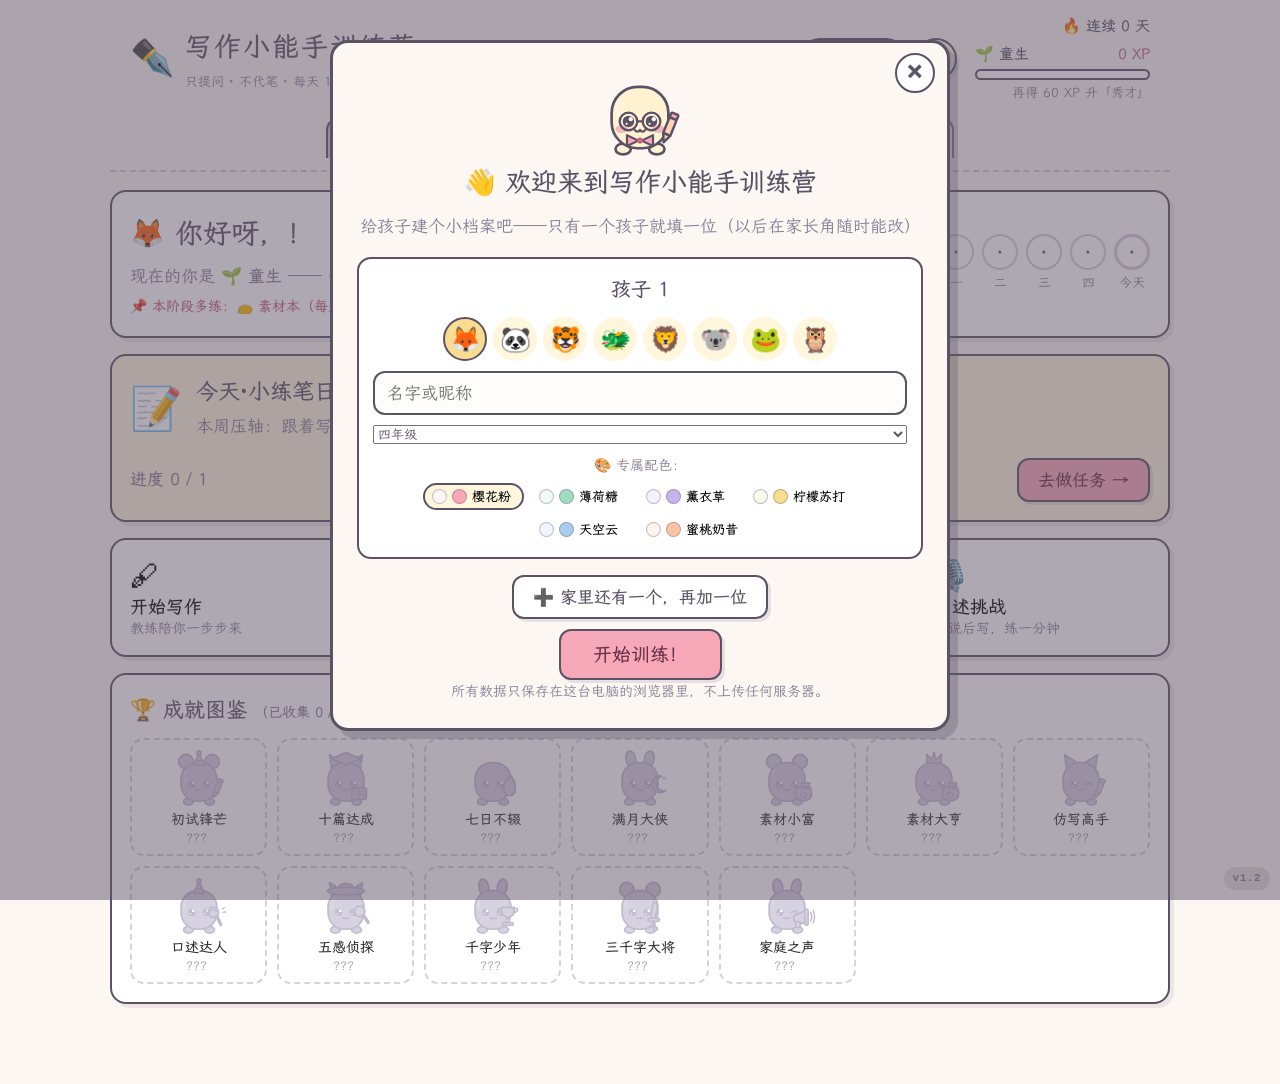
<file: index.html>
<!DOCTYPE html>
<html lang="zh-CN">
<head>
<meta charset="UTF-8">
<meta name="viewport" content="width=device-width, initial-scale=1">
<meta name="theme-color" content="#FAF6EF">
<title>写作小能手训练营</title>
<link rel="stylesheet" href="style.css">
<link rel="manifest" href="manifest.json">
<link rel="icon" type="image/png" href="icons/icon-192.png">
<link rel="apple-touch-icon" href="icons/apple-touch-icon.png">
<meta name="mobile-web-app-capable" content="yes">
<meta name="apple-mobile-web-app-capable" content="yes">
<meta name="apple-mobile-web-app-status-bar-style" content="default">
<meta name="apple-mobile-web-app-title" content="写作小能手">
</head>
<body>
<header id="topbar"></header>
<nav id="tabs"></nav>
<main id="main"></main>
<div id="fx"></div>
<div id="toast"></div>
<div id="modal-root"></div>
<script src="js/data.js"></script>
<script src="js/app.js"></script>
</body>
</html>
</file>
<file: style.css>
/* 写作小能手训练营 · 样式（马卡龙色系 + 霞鹜文楷 + 大字号） */

/* 内嵌的开源楷体「霞鹜文楷」(SIL OFL 1.1, https://github.com/lxgw/LxgwWenKai) */
@font-face {
  font-family: 'LXGW WenKai';
  src: url('fonts/LXGWWenKai-Regular.woff2') format('woff2');
  font-weight: 400;
  font-display: swap;
}
@font-face {
  font-family: 'LXGW WenKai';
  src: url('fonts/LXGWWenKai-Medium.woff2') format('woff2');
  font-weight: 500 900;
  font-display: swap;
}

:root {
  --paper: #FDF7F3;          /* 奶油纸 */
  --ink: #5C5266;            /* 梅紫灰 */
  --ink-soft: #8A7F96;
  --accent: #F7A8B8;         /* 樱花粉 */
  --accent-deep: #C9647F;
  --gold: #F9DC8F;           /* 柠檬奶黄 */
  --jade: #A8DCC9;           /* 薄荷 */
  --jade-deep: #4E9C82;
  --lav: #CFC4E8;            /* 薰衣草 */
  --peach: #FFD3B8;          /* 蜜桃 */
  --sky: #C9E0F5;            /* 天空 */
  --card: #FFFFFF;
  --danger: #C75B5B;
  --shadow: 4px 4px 0 rgba(120, 100, 130, 0.12);
  --blush: #FDECF0;          /* 高亮底（悬停/点亮） */
  --cream: #FFF6DE;          /* 奶油底（任务卡/标签/庆祝） */
  --ok: #E8F5EE;             /* 完成底 */
  --qbg: #FDF1F5;            /* 问答/卡片底 */
  --notebg: #EFEAFA;         /* 家长角底 */
  --tipbg: #EAF1FB;          /* 建议底 */
  --focus: rgba(247, 168, 184, .45);
  --btnpt: #6B3049;          /* 主按钮文字色 */
}

/* ===== 马卡龙主题（html[data-theme]，跟随当前孩子） ===== */
html[data-theme="mint"] {
  --paper: #F0F9F3; --ink: #3F5C50; --ink-soft: #7A968A;
  --accent: #9FDCC0; --accent-deep: #3E8E6F; --gold: #F5E6A8;
  --jade: #A8DCC9; --jade-deep: #3E8E6F; --lav: #CFE6DC; --peach: #FFE0CC; --sky: #CBE7F0;
  --blush: #E4F6EC; --cream: #EDF9F0; --ok: #E4F6EC; --qbg: #ECF8F1; --notebg: #E9F6EE; --tipbg: #E9F4F5;
  --focus: rgba(120, 200, 165, .45); --btnpt: #2F6B52;
}
html[data-theme="lavender"] {
  --paper: #F5F2FB; --ink: #564E6E; --ink-soft: #8B82A6;
  --accent: #C4B5EC; --accent-deep: #7A5FBF; --gold: #F3E3A9;
  --jade: #BFE3D2; --jade-deep: #55917B; --lav: #D6CCEF; --peach: #FFDCC6; --sky: #CFE0F5;
  --blush: #EFEBFA; --cream: #F6F1FE; --ok: #E7F3EA; --qbg: #F2EFFB; --notebg: #EFEBFA; --tipbg: #E9EDF9;
  --focus: rgba(196, 181, 236, .5); --btnpt: #4A3A78;
}
html[data-theme="lemon"] {
  --paper: #FCF9EC; --ink: #6E5F3A; --ink-soft: #A0946A;
  --accent: #F5DE8C; --accent-deep: #B08A2E; --gold: #F9E6A0;
  --jade: #BFE3C8; --jade-deep: #5B9469; --lav: #E4DDEF; --peach: #FFE3C4; --sky: #D3E7F3;
  --blush: #FBF3D9; --cream: #FFF8DF; --ok: #EDF6E4; --qbg: #FCF7E3; --notebg: #F7F3E2; --tipbg: #EDF4EF;
  --focus: rgba(240, 210, 120, .5); --btnpt: #6B5313;
}
html[data-theme="sky"] {
  --paper: #F0F5FB; --ink: #46566B; --ink-soft: #7C8CA0;
  --accent: #A9CDF0; --accent-deep: #4C7DBE; --gold: #F5E4A8;
  --jade: #B5DFCB; --jade-deep: #4F927B; --lav: #CFD9F0; --peach: #FFDFC9; --sky: #C9E0F5;
  --blush: #E7F0FA; --cream: #EAF3FC; --ok: #E6F4EC; --qbg: #EFF5FB; --notebg: #EBF1F9; --tipbg: #E9F2FA;
  --focus: rgba(169, 205, 240, .5); --btnpt: #2E5891;
}
html[data-theme="peach"] {
  --paper: #FCF4EF; --ink: #6B5450; --ink-soft: #A18A85;
  --accent: #FFC3A8; --accent-deep: #C97B5A; --gold: #F9E2B8;
  --jade: #C0E3CE; --jade-deep: #55947A; --lav: #E0D4EF; --peach: #FFD3B8; --sky: #CFE4F2;
  --blush: #FDEEE5; --cream: #FFF2E8; --ok: #EAF5EA; --qbg: #FDF1EA; --notebg: #F9EFE9; --tipbg: #EFF3F7;
  --focus: rgba(255, 195, 168, .45); --btnpt: #8A4A2E;
}
* { box-sizing: border-box; margin: 0; padding: 0; }
html { scroll-behavior: smooth; }
body {
  background: var(--paper);
  color: var(--ink);
  font-family: 'LXGW WenKai', 'Kaiti SC', 'STKaiti', 'KaiTi', 'PingFang SC', 'Microsoft YaHei', 'Noto Sans SC', sans-serif;
  font-size: 17px;
  line-height: 1.7;
  min-height: 100vh;
  -webkit-font-smoothing: antialiased;
  text-rendering: optimizeLegibility;
}
button { font-family: inherit; cursor: pointer; }
input, textarea, select { font-family: inherit; color: var(--ink); }
.muted { color: var(--ink-soft); }
.small { font-size: 14px; }
.center { text-align: center; }

/* ===== 顶栏 ===== */
#topbar {
  display: flex; align-items: center; gap: 18px; flex-wrap: wrap;
  max-width: 1060px; margin: 0 auto; padding: 14px 20px 10px;
}
.brand { display: flex; align-items: center; gap: 10px; }
.logo { font-size: 36px; }
.brand-name {
  font-size: 27px; font-weight: 700; letter-spacing: 2px;
}
.brand-sub { font-size: 13px; color: var(--ink-soft); }
.kids { display: flex; flex-wrap: wrap; justify-content: flex-end; gap: 8px; margin-left: auto; }
.kid-btn {
  display: flex; align-items: center; gap: 6px;
  border: 2px solid var(--ink); border-radius: 999px;
  background: #fff; padding: 6px 15px 6px 9px;
  font-size: 16px; font-weight: 600; box-shadow: 3px 3px 0 rgba(120,100,130,.12);
}
.kid-btn .av { font-size: 21px; }
.kid-btn.on { background: var(--gold); }
.status { display: flex; flex-direction: column; align-items: flex-end; gap: 2px; min-width: 175px; }
.streak { font-weight: 700; font-size: 15px; }
.rankline { display: flex; justify-content: space-between; width: 100%; font-size: 15px; font-weight: 700; }
.xptxt { color: var(--accent-deep); }
.xpbar {
  width: 100%; height: 11px; border: 2px solid var(--ink);
  border-radius: 999px; background: #fff; overflow: hidden;
}
.xpbar i { display: block; height: 100%; background: linear-gradient(90deg, var(--accent), var(--peach)); }
.nextup { font-size: 13px; color: var(--ink-soft); }

/* ===== 导航 ===== */
#tabs {
  display: flex; gap: 8px; flex-wrap: wrap; justify-content: center;
  max-width: 1060px; margin: 4px auto 0; padding: 0 20px 12px;
  border-bottom: 2px dashed rgba(120,100,130,.3);
}
.tab {
  border: 2px solid var(--ink); border-radius: 12px 12px 0 0;
  background: #fff; padding: 9px 19px; font-size: 17px; font-weight: 700;
  border-bottom: none; opacity: .75;
}
.tab.on { background: var(--lav); color: var(--ink); opacity: 1; }

/* ===== 主体 ===== */
#main { padding: 18px 20px 80px; }
.wrap { max-width: 1060px; margin: 0 auto; display: flex; flex-direction: column; gap: 16px; }
.card {
  background: var(--card); border: 2px solid var(--ink); border-radius: 16px;
  box-shadow: var(--shadow); padding: 18px;
}
.sec-t { font-size: 21px; margin-bottom: 10px; }
h2 { margin-bottom: 8px; }

/* ===== 今日页 ===== */
.hero { display: flex; gap: 16px; align-items: center; justify-content: space-between; flex-wrap: wrap; }
.hero h1 { font-size: 28px; margin-bottom: 4px; }
.week-strip { display: flex; gap: 8px; }
.wk-day { display: flex; flex-direction: column; align-items: center; gap: 2px; }
.wk-dot {
  width: 36px; height: 36px; border-radius: 50%;
  border: 2px solid rgba(120,100,130,.3); background: #fff;
  display: flex; align-items: center; justify-content: center; font-size: 16px;
}
.wk-dot.on { border-color: var(--accent-deep); background: var(--blush); }
.wk-day.today .wk-dot { border-width: 3px; }
.wk-label { font-size: 13px; color: var(--ink-soft); }

.mission { background: var(--cream); }
.mission.done { background: var(--ok); }
.m-head { display: flex; gap: 14px; align-items: flex-start; }
.m-emoji { font-size: 42px; }
.m-title { font-size: 22px; font-weight: 800; }
.done-stamp { color: var(--jade-deep); font-size: 16px; }
.m-desc { color: var(--ink-soft); font-size: 17px; }
.m-foot { display: flex; align-items: center; gap: 14px; margin-top: 12px; flex-wrap: wrap; }
.m-progress { font-weight: 700; color: var(--ink-soft); margin-right: auto; font-size: 17px; }

.quick3 { display: grid; grid-template-columns: repeat(auto-fit, minmax(210px, 1fr)); gap: 12px; }
.quick { display: flex; flex-direction: column; gap: 2px; align-items: flex-start; text-align: left; }
.quick:hover { transform: translate(-1px, -1px); box-shadow: 5px 5px 0 rgba(120,100,130,.15); }
.q-emoji { font-size: 30px; }
.q-t { font-size: 18px; font-weight: 800; }
.q-d { font-size: 14px; color: var(--ink-soft); }

/* ===== 成就图鉴（收集卡片墙） ===== */
.ach-grid { display: grid; grid-template-columns: repeat(auto-fill, minmax(122px, 1fr)); gap: 10px; }
.ach-card {
  display: flex; flex-direction: column; align-items: center; gap: 3px;
  border: 2px dashed rgba(120,100,130,.35); border-radius: 14px;
  background: #fff; padding: 10px 6px 9px; opacity: .82;
}
.ach-card .ach-mascot { line-height: 0; }
.ach-name { font-size: 14px; font-weight: 800; }
.ach-sub { font-size: 12px; color: var(--ink-soft); }
.ach-card.owned {
  border: 2.5px solid var(--ink); background: var(--cream);
  box-shadow: 3px 3px 0 rgba(120,100,130,.16); opacity: 1;
  position: relative; overflow: hidden;
}
.ach-card.owned:hover { transform: translate(-1px, -1px); box-shadow: 4px 4px 0 rgba(120,100,130,.2); }
.ach-card.owned::after {   /* 收集卡亮闪闪 */
  content: ''; position: absolute; top: -60%; left: -80%; width: 45%; height: 220%;
  background: linear-gradient(105deg, transparent, rgba(255,255,255,.6), transparent);
  transform: rotate(10deg); animation: achshine 3.4s ease-in-out infinite;
}
@keyframes achshine { 0%, 55% { left: -80%; } 100% { left: 135%; } }
.ach-pop { display: flex; justify-content: center; margin: 6px 0 10px; animation: achpop .55s cubic-bezier(.2, 1.6, .4, 1); }
@keyframes achpop { 0% { transform: scale(.3) rotate(-8deg); } 100% { transform: scale(1) rotate(0); } }
.ach-char { font-size: 17px; font-weight: 700; color: var(--accent-deep); }
.ach-date { font-weight: 700; color: var(--jade-deep); }

/* ===== 卡通吉祥物 ===== */
.mascot { display: inline-block; vertical-align: middle; }
.coach-mascot { display: flex; justify-content: center; margin-bottom: 4px; }
.enc-mascot { flex: none; display: inline-flex; }
.empty-mascot { display: flex; justify-content: center; margin: 8px 0 10px; }
.ob-mascot { display: flex; justify-content: center; margin-bottom: 2px; }

/* ===== 主题选择（孩子档案卡内） ===== */
.th-row { display: flex; flex-wrap: wrap; gap: 6px; justify-content: center; }
.th-chip {
  display: inline-flex; align-items: center; gap: 5px;
  border: 2px solid transparent; border-radius: 999px; background: #fff;
  padding: 4px 11px 4px 7px; font-size: 13px; font-weight: 700;
}
.th-chip:hover { transform: translate(-1px, -1px); }
.th-chip.on { border-color: var(--ink); background: var(--cream); }
.th-dot { width: 15px; height: 15px; border-radius: 50%; border: 1.5px solid rgba(92, 82, 102, .35); display: inline-block; }
.ob-theme { display: flex; flex-direction: column; gap: 5px; align-items: center; }

/* ===== 顶栏 🎨 一键换色 ===== */
.theme-btn {
  width: 42px; height: 42px; border-radius: 50%; align-self: center; flex: none;
  border: 2px solid var(--ink); background: var(--cream);
  font-size: 20px; box-shadow: 3px 3px 0 rgba(120, 100, 130, .12);
  display: flex; align-items: center; justify-content: center;
}
.theme-btn:hover { transform: rotate(-12deg) scale(1.08); }
.th-picker { display: grid; grid-template-columns: repeat(auto-fit, minmax(150px, 1fr)); gap: 10px; margin: 14px 0 10px; }
.th-pick {
  display: flex; align-items: center; justify-content: center; gap: 8px;
  border: 2.5px solid var(--ink); border-radius: 14px;
  padding: 14px 8px; font-size: 17px; font-weight: 800;
  box-shadow: 3px 3px 0 rgba(120, 100, 130, .14);
}
.th-pick:hover { transform: translate(-1px, -1px); }
.th-pick.on { outline: 3px solid var(--accent-deep); outline-offset: 2px; }
.th-cur { font-weight: 800; }

/* ===== 按钮 ===== */
.btn {
  border: 2px solid var(--ink); border-radius: 12px;
  background: #fff; color: var(--ink);
  padding: 10px 19px; font-size: 17px; font-weight: 700;
  box-shadow: 3px 3px 0 rgba(120,100,130,.16);
}
.btn:hover { transform: translate(-1px, -1px); box-shadow: 4px 4px 0 rgba(120,100,130,.18); }
.btn:active { transform: translate(2px, 2px); box-shadow: 1px 1px 0 rgba(120,100,130,.18); }
.btn.primary { background: var(--accent); color: var(--btnpt); }
.btn.primary:hover { filter: brightness(.95); }
.btn.ghost { background: #fff; }
.btn.danger { background: #fff; color: var(--danger); border-color: var(--danger); }
.btn.big { font-size: 19px; padding: 12px 32px; }
.btn.small { font-size: 15px; padding: 6px 13px; }
.mini-btn {
  border: 1.5px solid var(--ink); border-radius: 8px; background: #fff;
  font-size: 13px; padding: 3px 9px; white-space: nowrap;
}
.mic-btn { font-size: 14px; padding: 4px 12px; }
.mic-btn.on { background: var(--accent); color: var(--btnpt); animation: micpulse 1.2s ease-in-out infinite; }
@keyframes micpulse {
  0%, 100% { transform: scale(1); }
  50% { transform: scale(1.06); }
}
.speak-btn { font-size: 14px; padding: 4px 12px; }
.q-tools {
  display: flex; align-items: center; gap: 8px; flex-wrap: wrap;
  margin: 8px 0;
}
.btn-row { display: flex; gap: 10px; flex-wrap: wrap; }
.x {
  border: none; background: none; font-size: 16px; color: var(--ink-soft);
  padding: 2px 6px; border-radius: 6px;
}
.x:hover { color: var(--danger); background: #FBEAEA; }

/* ===== 步骤条 ===== */
.steps { display: flex; gap: 6px; justify-content: center; flex-wrap: wrap; }
.step {
  display: flex; align-items: center; gap: 6px;
  border: 2px solid var(--ink); border-radius: 999px; background: #fff;
  padding: 4px 15px 4px 6px; font-size: 15px; font-weight: 700; opacity: .5;
}
.step i {
  font-style: normal; width: 23px; height: 23px; border-radius: 50%;
  background: var(--ink); color: #fff; display: flex; align-items: center; justify-content: center;
  font-size: 13px;
}
.step.cur { opacity: 1; background: var(--gold); }
.step.past { opacity: .8; }
.step.past i { background: var(--jade-deep); }

/* ===== 教练：选题 ===== */
.book-toggle { display: flex; gap: 10px; justify-content: center; margin-bottom: 4px; flex-wrap: wrap; }
.cat-grid { display: grid; grid-template-columns: repeat(auto-fill, minmax(145px, 1fr)); gap: 12px; margin-top: 14px; }
.cat-card {
  display: flex; flex-direction: column; align-items: center; gap: 6px;
  border: 2px solid var(--ink); border-radius: 14px; background: #fff;
  padding: 18px 10px; font-size: 19px; font-weight: 800;
  box-shadow: 3px 3px 0 rgba(120,100,130,.14);
}
.cat-card:hover { background: var(--blush); transform: translate(-1px, -1px); }
.c-icon { font-size: 36px; }
.topic-grid { display: flex; flex-wrap: wrap; gap: 10px; margin: 12px 0; }
.topic-btn { border-radius: 999px; }
.topic-btn.on { background: var(--gold); }
.custom-row { display: flex; gap: 10px; margin-bottom: 12px; }
.custom-row input { flex: 1; }

/* ===== 教练：问答 ===== */
.q-card { max-width: 720px; margin: 0 auto; }
.q-phase { font-weight: 700; color: var(--ink-soft); margin-bottom: 10px; font-size: 17px; }
.q-dots i {
  display: inline-block; width: 10px; height: 10px; border-radius: 50%;
  border: 1.5px solid var(--ink-soft); margin: 0 2px;
}
.q-dots i.on { background: var(--accent-deep); border-color: var(--accent-deep); }
.q-text { font-size: 26px; line-height: 1.5; margin-bottom: 8px; }
textarea, input {
  width: 100%; border: 2px solid var(--ink); border-radius: 12px;
  padding: 10px 12px; font-size: 17px; background: #FFFDFB;
}
textarea { resize: vertical; line-height: 1.7; }
textarea:focus, input:focus, select:focus { outline: 3px solid var(--focus); background: #fff; }
#q-ans { margin: 10px 0; }
.q-btns { display: flex; gap: 12px; justify-content: center; margin-top: 8px; flex-wrap: wrap; }

/* ===== 教练：写作 ===== */
.write-grid { display: grid; grid-template-columns: 300px 1fr; gap: 16px; align-items: start; }
.ammo-col { position: sticky; top: 12px; max-height: calc(100vh - 40px); overflow: auto; }
.ammo { margin-bottom: 10px; border: 1.5px dashed rgba(120,100,130,.4); border-radius: 10px; padding: 8px; }
.ammo-q { font-size: 13px; color: var(--ink-soft); margin-bottom: 4px; }
.ammo textarea { font-size: 15px; padding: 6px 8px; background: var(--qbg); }
.ammo-sub { margin: 12px 0 6px; font-size: 17px; }
.chip-wrap { display: flex; flex-wrap: wrap; gap: 6px; }
.chip {
  border: 1.5px solid var(--ink); border-radius: 999px; background: #fff;
  padding: 4px 11px; font-size: 14px;
}
.chip:hover { background: var(--gold); }
.chip.sel { background: var(--gold); border-width: 2px; font-weight: 700; }
.title-input { font-size: 22px; font-weight: 800; margin-bottom: 10px; }
.enc-line { display: flex; align-items: center; gap: 8px; font-size: 15px; color: var(--accent-deep); font-weight: 700; margin-bottom: 8px; }
#co-text { font-size: 18px; }
.editor-foot { display: flex; align-items: center; gap: 14px; margin-top: 10px; flex-wrap: wrap; }
.cc { font-size: 22px; font-weight: 800; color: var(--jade-deep); }
.cc.big { font-size: 28px; display: block; margin: 10px 0; }
.tmr { margin-left: auto; display: flex; align-items: center; gap: 4px; font-size: 16px; }
.tmr b { font-size: 18px; }

/* ===== 交卷自检 ===== */
.check-list { display: flex; flex-direction: column; gap: 10px; max-width: 580px; margin: 14px auto; }
.check-item {
  display: flex; align-items: center; gap: 10px; text-align: left;
  border: 2px solid var(--ink); border-radius: 12px; background: #fff;
  padding: 12px 14px; font-size: 17px;
}
.check-item.on { background: var(--ok); }
.ck { font-size: 21px; }

/* ===== 训练营 ===== */
.mat-form, .im-form { display: flex; gap: 10px; margin-bottom: 12px; }
.mat-form input { flex: 1; }
.mat-form select { width: 92px; border: 2px solid var(--ink); border-radius: 12px; background: #fff; padding: 6px; font-size: 15px; }
.im-form textarea { flex: 1; }
.im-form .btn { align-self: flex-end; }
.mat-list { display: flex; flex-direction: column; gap: 6px; }
.mat-row {
  display: flex; align-items: center; gap: 10px;
  border-bottom: 1.5px dashed rgba(120,100,130,.25); padding: 6px 2px;
}
.mat-text { flex: 1; font-size: 17px; }
.mat-date { white-space: nowrap; }
.tag {
  border: 1.5px solid var(--ink); border-radius: 6px; font-size: 13px;
  padding: 1px 8px; background: var(--cream); white-space: nowrap;
}
.tag.skill { background: var(--gold); font-weight: 700; }
.t-对话 { background: #E3EEFB; } .t-画面 { background: #E5F5EC; } .t-心情 { background: #FDE7EF; } .t-好笑 { background: #FFF3D2; } .t-金句 { background: #F1E9FC; }
.sense-topic { margin-bottom: 10px; font-weight: 700; }
.sense-form { display: grid; grid-template-columns: 1fr 1fr; gap: 8px; margin-bottom: 12px; }
.s-row { display: flex; align-items: center; gap: 8px; }
.s-row label { white-space: nowrap; font-weight: 700; font-size: 15px; width: 108px; }
.sense-list { display: grid; grid-template-columns: 1fr 1fr; gap: 10px; margin-top: 14px; }
.sense-card { border: 1.5px solid var(--ink); border-radius: 12px; padding: 10px; background: var(--ok); }
.s-head { display: flex; align-items: center; gap: 8px; margin-bottom: 6px; }
.s-head b { flex: 1; font-size: 16px; }
.s-line { font-size: 15px; border-top: 1px dashed rgba(120,100,130,.25); padding: 3px 0; }
.s-line b { margin-right: 6px; }
.im-card { border: 2px solid var(--ink); border-radius: 12px; padding: 14px; background: #FFFDFB; margin-bottom: 12px; }
.im-text { font-size: 19px; font-weight: 700; margin: 8px 0; }
.hint { color: var(--accent-deep); font-size: 15px; margin-bottom: 8px; }
.im-list { display: flex; flex-direction: column; gap: 8px; margin-top: 14px; }
.im-row { display: flex; align-items: center; gap: 10px; border-bottom: 1.5px dashed rgba(120,100,130,.25); padding: 6px 2px; }
.im-mine { flex: 1; font-weight: 700; }
.im-src { flex: 2; }

/* ===== 口述挑战 ===== */
.oral-card { border: 2px solid var(--ink); border-radius: 14px; padding: 16px; background: var(--qbg); }
.oral-head { display: flex; align-items: center; gap: 10px; flex-wrap: wrap; }
.oral-title { font-size: 22px; font-weight: 800; flex: 1; }
.oral-challenge { font-size: 18px; line-height: 1.8; margin: 10px 0; }
.taboo {
  display: inline-block; background: #FDE7EF; border: 2px solid var(--accent-deep);
  color: #A83E5C; border-radius: 8px; padding: 2px 12px; font-weight: 800;
  transform: rotate(-2deg); margin-bottom: 8px; font-size: 16px;
}
.oral-tips { font-size: 15px; color: var(--ink-soft); margin-bottom: 12px; }
.oral-tips ul { margin: 4px 0 0 20px; }
.oral-tips li { margin: 2px 0; }
.oral-foot { display: flex; align-items: center; gap: 8px; flex-wrap: wrap; margin-bottom: 12px; }
.oral-tmr { display: flex; align-items: center; gap: 4px; margin-right: 8px; }
.oral-tmr b { font-size: 24px; font-weight: 800; }
.oral-ck { cursor: pointer; }
.oral-ck.on { background: var(--gold); border-width: 2px; font-weight: 700; }
.best-row { display: flex; gap: 10px; }
.best-row .btn { white-space: nowrap; }
.ot-禁词挑战 { background: #FDE7EF; } .ot-慢镜头 { background: #E3EEFB; } .ot-五感雷达 { background: #E5F5EC; }
.ot-想象替身 { background: #F1E9FC; } .ot-心情天气 { background: #FFF3D2; } .ot-解说员 { background: #FFE8D9; }
.ot-比喻擂台 { background: #DFF3F0; }

/* ===== 脑洞挑战 ===== */
.brain-grid { display: grid; grid-template-columns: 1fr 1fr; gap: 12px; margin-top: 14px; }
.brain-card { border: 2px solid var(--ink); border-radius: 14px; padding: 14px; background: var(--qbg); display: flex; flex-direction: column; }
.brain-card .oral-title { font-size: 17px; }
.brain-card .btn { align-self: flex-start; }

/* ===== 今日页侧重提示 ===== */
.focus-line { font-size: 14px; color: var(--accent-deep); font-weight: 700; margin-top: 4px; }

/* ===== 作品集 ===== */
.works-head { display: flex; align-items: baseline; gap: 14px; }
.works-head h2 { font-size: 24px; }
.works-grid { display: grid; grid-template-columns: repeat(auto-fill, minmax(220px, 1fr)); gap: 12px; }
.work-card { text-align: left; display: flex; flex-direction: column; gap: 6px; }
.work-card:hover { transform: translate(-1px, -1px); box-shadow: 5px 5px 0 rgba(120,100,130,.15); }
.wc-top { display: flex; justify-content: space-between; font-size: 21px; }
.wc-title { font-size: 19px; font-weight: 800; }
.wc-meta { font-size: 14px; }
.stamp {
  font-size: 13px; font-weight: 700; color: var(--jade-deep);
  border: 1.5px solid var(--jade-deep); border-radius: 6px; padding: 1px 6px;
  transform: rotate(-3deg); display: inline-block;
}
.stamp.big { font-size: 15px; padding: 4px 10px; }

/* ===== 家长角 ===== */
.parent-note { background: var(--notebg); }
.parent-note p { margin-top: 6px; }
.rule-grid { display: grid; grid-template-columns: repeat(3, 1fr); gap: 12px; }
.r-icon { font-size: 32px; margin-bottom: 6px; }
.rule h4 { font-size: 18px; margin-bottom: 4px; }
.ptable { width: 100%; border-collapse: collapse; margin-top: 6px; }
.ptable th, .ptable td { border: 1.5px solid rgba(120,100,130,.3); padding: 8px 10px; text-align: left; font-size: 15px; }
.ptable th { background: var(--cream); }
.k-td { font-weight: 800; font-size: 16px; white-space: nowrap; }
.days-td { font-size: 13px; }
table.mini { border-collapse: collapse; width: 100%; }
table.mini th { font-size: 12px; font-weight: 400; color: var(--ink-soft); padding: 0 4px; }
table.mini td { border: none; border-top: 1px dashed rgba(120,100,130,.25); padding: 4px; white-space: nowrap; }
.xp-rules { display: flex; flex-wrap: wrap; gap: 8px; margin: 8px 0; }
.xp-rules .chip b { color: var(--accent-deep); }

/* ===== 弹窗 / 提示 ===== */
.overlay {
  position: fixed; inset: 0; background: rgba(92, 82, 102, .5);
  display: flex; align-items: flex-start; justify-content: center;
  padding: 40px 16px; z-index: 100; overflow: auto;
}
.modal {
  background: var(--paper); border: 3px solid var(--ink); border-radius: 18px;
  box-shadow: 8px 8px 0 rgba(92, 82, 102, .28);
  max-width: 620px; width: 100%; padding: 24px;
}
.modal.wide { max-width: 760px; }
.modal.celebrate { background: var(--cream); }
.rankup { font-size: 22px; font-weight: 800; color: var(--accent-deep); margin: 8px 0; }
.ob-grid { display: grid; grid-template-columns: repeat(auto-fit, minmax(230px, 1fr)); gap: 14px; margin: 16px 0; }
.ob-kid { border: 2px solid var(--ink); border-radius: 14px; background: #fff; padding: 14px; display: flex; flex-direction: column; gap: 10px; }
.ob-kid h3 { text-align: center; }
.ob-kid h3 .mini-btn { margin-left: 6px; vertical-align: middle; }
.ob-kid input, .ob-kid select { width: 100%; }
.av-row { display: flex; flex-wrap: wrap; gap: 6px; justify-content: center; }
.av-chip {
  border: 2px solid transparent; border-radius: 50%; background: var(--cream);
  font-size: 25px; width: 44px; height: 44px; display: flex; align-items: center; justify-content: center;
}
.av-chip.on { border-color: var(--ink); background: var(--gold); }

/* 作品卡（弹窗内 + 打印） */
.print-card { background: #fff; border: 2px solid var(--ink); border-radius: 14px; padding: 22px; }
.pc-title { font-size: 28px; font-weight: 800; text-align: center; letter-spacing: 1px; }
.pc-meta { text-align: center; color: var(--ink-soft); font-size: 14px; margin: 6px 0 12px; }
.pc-best {
  background: var(--cream); border: 2px dashed var(--gold); border-radius: 10px;
  padding: 10px 14px; font-weight: 700; margin-bottom: 12px; text-align: center;
}
.pc-text { line-height: 2; white-space: pre-wrap; font-size: 17px; }
.pc-actions { display: flex; gap: 10px; flex-wrap: wrap; margin-top: 14px; align-items: center; }
.best-pick { margin-top: 14px; }
.sent-chips { display: flex; flex-wrap: wrap; gap: 6px; max-height: 180px; overflow: auto; margin-top: 8px; }

#toast {
  position: fixed; left: 50%; bottom: 26px; transform: translateX(-50%) translateY(20px);
  background: var(--ink); color: #fff; padding: 11px 24px; border-radius: 999px;
  font-weight: 700; opacity: 0; pointer-events: none; transition: all .25s; z-index: 200;
  max-width: 90vw; text-align: center; font-size: 17px;
}
#toast.show { opacity: 1; transform: translateX(-50%) translateY(0); }

#fx { position: fixed; inset: 0; pointer-events: none; z-index: 300; }
.fx-bit { position: fixed; top: -40px; animation: fall 2.4s linear forwards; }
@keyframes fall {
  to { transform: translateY(110vh) rotate(360deg); opacity: .9; }
}

/* ===== 打印：只打作品卡 ===== */
@media print {
  body { background: #fff; }
  body * { visibility: hidden; }
  #print-card, #print-card * { visibility: visible; }
  #print-card {
    position: fixed; inset: 0; margin: 0; border: none;
    width: 100%; height: 100%; padding: 40px; border-radius: 0;
  }
}

/* ===== 响应式 ===== */
@media (max-width: 860px) {
  .write-grid { grid-template-columns: 1fr; }
  .ammo-col { position: static; max-height: none; }
  .quick3 { grid-template-columns: 1fr 1fr; }
  .rule-grid { grid-template-columns: 1fr; }
  .sense-form { grid-template-columns: 1fr; }
  .sense-list { grid-template-columns: 1fr; }
  .ob-grid { grid-template-columns: 1fr; }
  #topbar { justify-content: center; text-align: center; }
  .kids { margin-left: 0; }
  .status { align-items: center; }
  .rankline { justify-content: center; gap: 12px; }
}
@media (max-width: 560px) {
  .quick3 { grid-template-columns: 1fr; }
  .brain-grid { grid-template-columns: 1fr; }

  /* ===== 竖屏移动端排版优化：给字留出呼吸感 ===== */
  body { line-height: 1.85; letter-spacing: .2px; }
  #topbar {
    gap: 10px; padding: 12px 14px 8px;
    padding-top: calc(12px + var(--safe-area-inset-top, env(safe-area-inset-top, 0px)));
  }
  .brand { gap: 8px; }
  .logo { font-size: 30px; }
  .brand-name { font-size: 21px; letter-spacing: 1px; }
  .brand-sub { font-size: 12px; }
  .kid-btn { padding: 5px 12px 5px 8px; font-size: 15px; }
  .kid-btn .av { font-size: 18px; }
  .theme-btn { width: 38px; height: 38px; font-size: 18px; }
  .status { min-width: 148px; }
  .streak, .rankline { font-size: 14px; }
  .xpbar { height: 10px; }
  .nextup { font-size: 12px; }
  #tabs { gap: 6px; padding: 0 12px 10px; }
  .tab { padding: 7px 13px; font-size: 15px; border-radius: 10px 10px 0 0; }
  #main { padding: 14px 12px 96px; }
  .wrap { gap: 13px; }
  .card { padding: 16px 14px; border-radius: 14px; }
  .sec-t { font-size: 19px; margin-bottom: 8px; }
  .hero h1 { font-size: 23px; }
  .focus-line { font-size: 13px; }
  .m-emoji { font-size: 34px; }
  .m-title { font-size: 19px; }
  .m-desc { font-size: 15px; }
  .q-text { font-size: 23px; line-height: 1.6; }
  .q-phase { font-size: 15px; }
  .btn { padding: 10px 16px; font-size: 16px; }
  .btn.big { font-size: 18px; padding: 11px 26px; }
  .steps { gap: 4px; }
  .step { padding: 3px 11px 3px 5px; font-size: 13px; }
  .step i { width: 20px; height: 20px; font-size: 12px; }
  .oral-title { font-size: 19px; }
  .oral-challenge { font-size: 16px; line-height: 1.85; }
  .enc-line { font-size: 14px; }
  .cc { font-size: 20px; }
  .cc.big { font-size: 24px; }
  .ach-grid { grid-template-columns: repeat(auto-fill, minmax(104px, 1fr)); gap: 8px; }
  .works-grid { grid-template-columns: repeat(auto-fill, minmax(150px, 1fr)); gap: 10px; }
  .th-picker { grid-template-columns: repeat(2, 1fr); }
  .mat-form, .im-form, .best-row { flex-wrap: wrap; }
  .mat-form input, .im-form textarea, .best-row input { flex: 1 1 170px; min-width: 0; }
  .mat-form select { flex: none; }
  .mat-form .btn, .im-form .btn, .best-row .btn { flex: none; }
  .pc-title { font-size: 24px; }
  .pc-text { font-size: 16px; }
  .modal { padding: 18px 16px; }
  .overlay { padding: 24px 10px; }
  .ob-kid { padding: 12px; }
}

/* ===== 触屏（iPad / 手机）适配 ===== */
html { -webkit-text-size-adjust: 100%; text-size-adjust: 100%; }
* { touch-action: manipulation; }  /* 去掉双击缩放，滚动不受影响 */
@media (pointer: coarse) {
  /* iOS 聚焦字号小于 17px 会强制放大页面，统一提到 17px */
  input, textarea, select { font-size: 17px !important; }
  .mini-btn { padding: 7px 13px; font-size: 15px; }
  .x { padding: 8px 10px; font-size: 18px; }
  .btn { padding: 12px 21px; }
  .chip { padding: 7px 13px; font-size: 15px; }
  .step { font-size: 14px; }
  textarea { line-height: 1.8; }
}

/* ===== 弹窗右上角关闭 + AI 批注 + 分享页 + 提示（2026-09 增补） ===== */
.modal { position: relative; }
.modal-x {
  position: absolute; top: 10px; right: 12px; z-index: 5;
  width: 40px; height: 40px; border-radius: 50%;
  border: 2px solid var(--ink); background: #fff; color: var(--ink);
  font-size: 18px; font-weight: 800; line-height: 1;
  display: flex; align-items: center; justify-content: center;
}
.modal-x:hover { background: var(--danger); border-color: var(--danger); color: #fff; }
.q-hint { color: var(--jade-deep); font-weight: 700; font-size: 15px; margin: 6px 0 2px; }
.sp-list { margin: 4px 0 10px 20px; font-size: 14px; color: var(--ink-soft); }
.sp-list li { margin: 2px 0; }
.ai-review { margin-top: 14px; border: 2px dashed var(--lav); border-radius: 12px; padding: 12px 14px; background: var(--notebg); }
.ai-review h4 { margin-bottom: 6px; }
.ai-score { font-size: 26px; font-weight: 800; color: var(--accent-deep); }
.ai-summary { margin: 4px 0 10px; font-weight: 600; }
.ai-note { border-radius: 10px; padding: 8px 12px; margin: 6px 0; font-size: 14px; }
.ai-note.good { background: var(--ok); }
.ai-note.tip { background: var(--tipbg); }
.an-quote { font-weight: 700; margin-bottom: 2px; }
.share-wrap { max-width: 680px; margin: 0 auto; padding-top: 24px; display: flex; flex-direction: column; align-items: center; gap: 14px; }
.share-wrap .print-card { width: 100%; }
.share-foot { color: var(--ink-soft); font-size: 14px; }

/* ===== 版本角标（右下角） ===== */
#ver-badge {
  position: fixed; right: 10px; bottom: 10px; z-index: 90;
  background: rgba(92, 82, 102, .14); color: var(--ink-soft);
  font-size: 11px; font-weight: 700; letter-spacing: .5px;
  padding: 2px 9px; border-radius: 999px; pointer-events: none;
  font-family: ui-monospace, Consolas, monospace;
}
</file>
